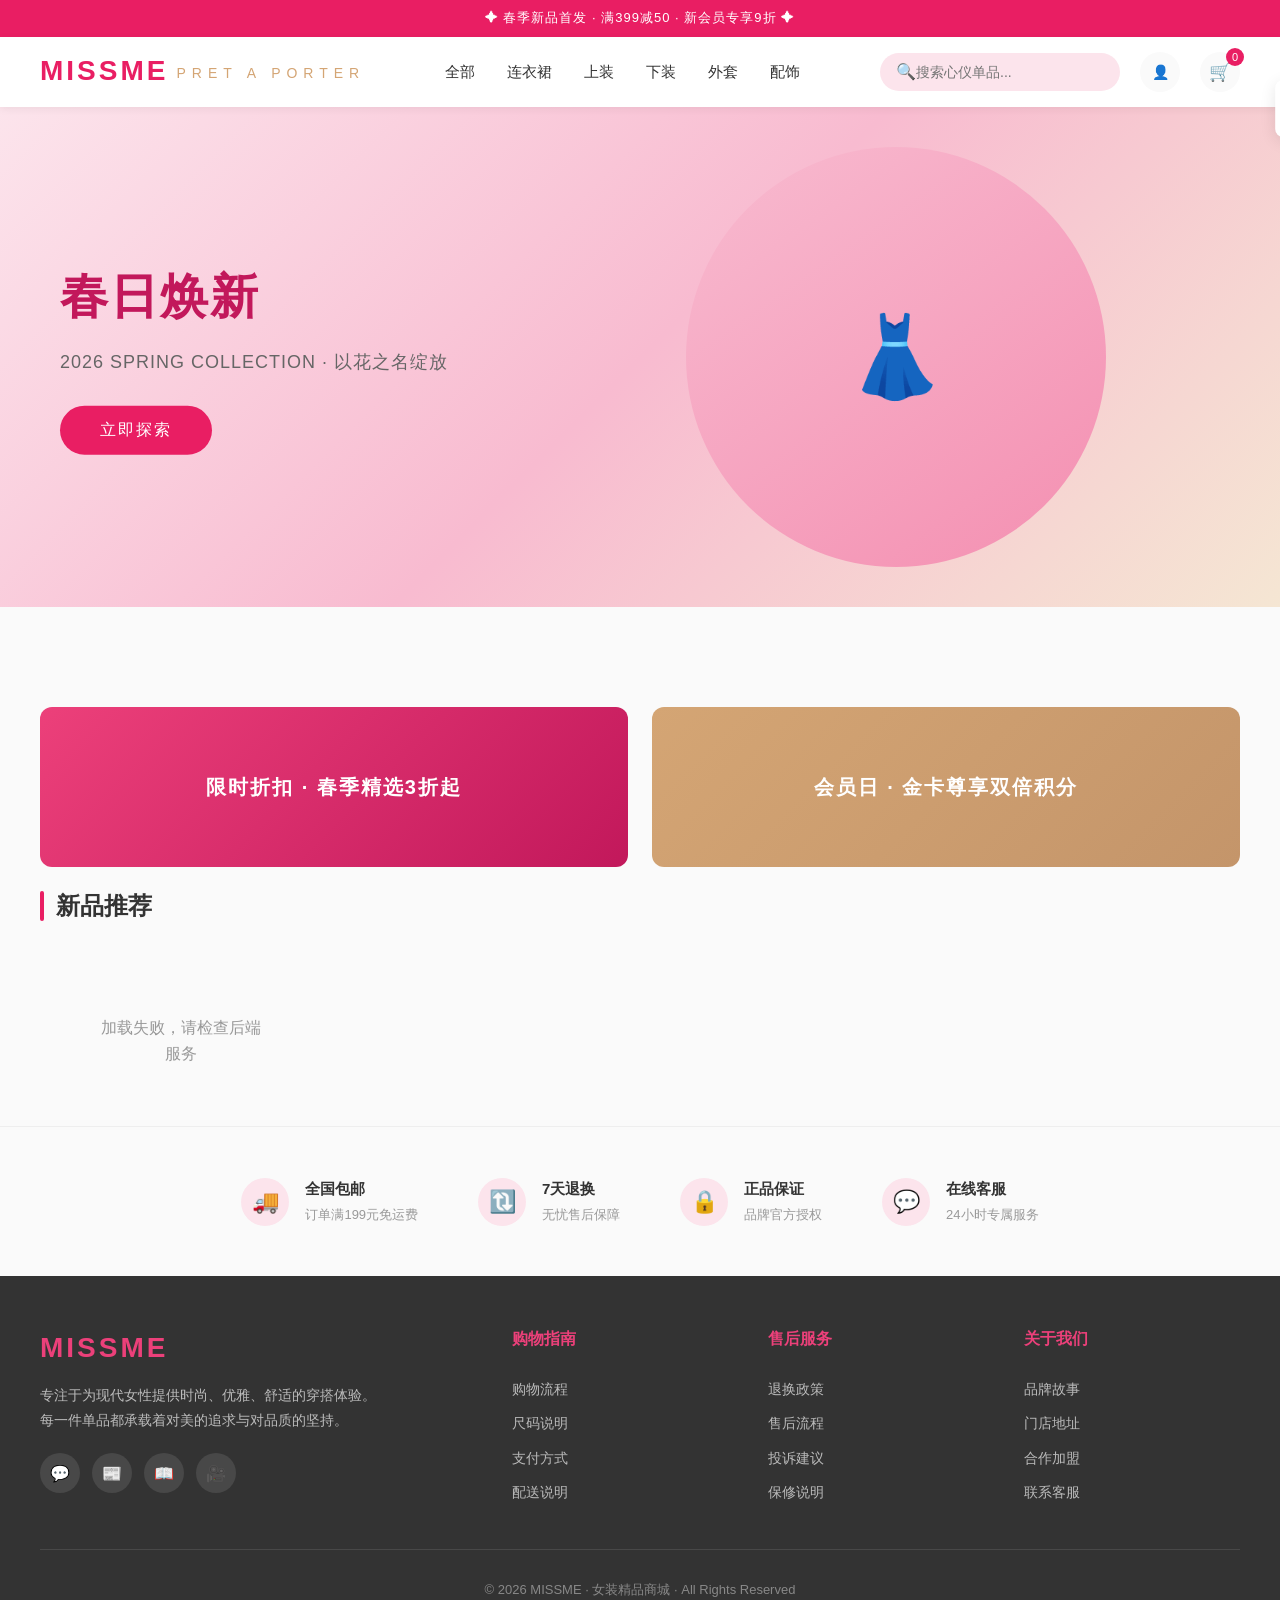
<file: Fashion_market/frontend/index.html>
<!DOCTYPE html>
<html lang="zh-CN">
<head>
    <meta charset="UTF-8">
    <meta name="viewport" content="width=device-width, initial-scale=1.0">
    <title>MISSME · 女装精品商城</title>
    <link rel="stylesheet" href="css/base.css">
    <link rel="stylesheet" href="css/navbar.css">
    <link rel="stylesheet" href="css/hero.css">
    <link rel="stylesheet" href="css/product.css">
    <link rel="stylesheet" href="css/footer.css">
</head>
<body>

<div class="announcement">✦ 春季新品首发 · 满399减50 · 新会员专享9折 ✦</div>

<nav class="navbar">
    <div class="nav-logo">MISSME<span>PRET A PORTER</span></div>
    <ul class="nav-links">
        <li><a href="index.html">全部</a></li>
        <li><a href="#" onclick="filterByCategory(1)">连衣裙</a></li>
        <li><a href="#" onclick="filterByCategory(2)">上装</a></li>
        <li><a href="#" onclick="filterByCategory(3)">下装</a></li>
        <li><a href="#" onclick="filterByCategory(4)">外套</a></li>
        <li><a href="#" onclick="filterByCategory(5)">配饰</a></li>
    </ul>
    <div class="nav-actions">
        <div class="nav-search">
            <span class="search-icon">&#128269;</span>
            <input type="text" placeholder="搜索心仪单品..." id="searchInput">
        </div>
        <button class="nav-icon-btn" id="userBtn" title="登录/注册">&#128100;</button>
        <button class="nav-icon-btn cart-badge" id="cartBtn">
            &#128722;
            <span class="badge" id="cartCount">0</span>
        </button>
    </div>
</nav>

<section class="hero">
    <div class="hero-content">
        <h1>春日焕新</h1>
        <p>2026 SPRING COLLECTION · 以花之名绽放</p>
        <button class="btn-primary" onclick="scrollToProducts()">立即探索</button>
    </div>
    <div class="hero-decor">
        <div class="hero-image-placeholder">&#128087;</div>
    </div>
</section>

<div class="categories" id="categoryNav"></div>

<div class="page-wrapper">
    <div class="banner-strip">
        <div class="banner-card">限时折扣 · 春季精选3折起</div>
        <div class="banner-card">会员日 · 金卡尊享双倍积分</div>
    </div>
</div>

<section class="page-wrapper" id="productsSection">
    <div class="section-header">
        <h2 class="section-title">新品推荐</h2>
        <div class="section-tabs" id="sectionTabs"></div>
    </div>
    <div class="product-grid" id="productGrid"></div>
</section>

<div class="features">
    <div class="feature-item">
        <div class="feature-icon">&#128666;</div>
        <div class="feature-text"><h4>全国包邮</h4><p>订单满199元免运费</p></div>
    </div>
    <div class="feature-item">
        <div class="feature-icon">&#128259;</div>
        <div class="feature-text"><h4>7天退换</h4><p>无忧售后保障</p></div>
    </div>
    <div class="feature-item">
        <div class="feature-icon">&#128274;</div>
        <div class="feature-text"><h4>正品保证</h4><p>品牌官方授权</p></div>
    </div>
    <div class="feature-item">
        <div class="feature-icon">&#128172;</div>
        <div class="feature-text"><h4>在线客服</h4><p>24小时专属服务</p></div>
    </div>
</div>

<footer class="footer">
    <div class="footer-inner">
        <div class="footer-brand">
            <div class="footer-logo">MISSME</div>
            <p>专注于为现代女性提供时尚、优雅、舒适的穿搭体验。<br>每一件单品都承载着对美的追求与对品质的坚持。</p>
            <div class="footer-social">
                <a href="#" title="微信">&#128172;</a>
                <a href="#" title="微博">&#128240;</a>
                <a href="#" title="小红书">&#128214;</a>
                <a href="#" title="抖音">&#127909;</a>
            </div>
        </div>
        <div class="footer-col"><h4>购物指南</h4><ul><li>购物流程</li><li>尺码说明</li><li>支付方式</li><li>配送说明</li></ul></div>
        <div class="footer-col"><h4>售后服务</h4><ul><li>退换政策</li><li>售后流程</li><li>投诉建议</li><li>保修说明</li></ul></div>
        <div class="footer-col"><h4>关于我们</h4><ul><li>品牌故事</li><li>门店地址</li><li>合作加盟</li><li>联系客服</li></ul></div>
    </div>
    <div class="footer-bottom">© 2026 MISSME · 女装精品商城 · All Rights Reserved</div>
</footer>

<div class="toast" id="toast">
    <span class="toast-icon">&#10003;</span>
    <span id="toastMsg"></span>
</div>

<script src="js/api.js"></script>
<script src="js/state.js"></script>
<script src="js/toast.js"></script>
<script src="js/navbar.js"></script>
<script src="js/product.js"></script>
<script>
    State.init();
    initNavbar();
    loadCategories();
    renderProducts();
</script>
</body>
</html>
</file>
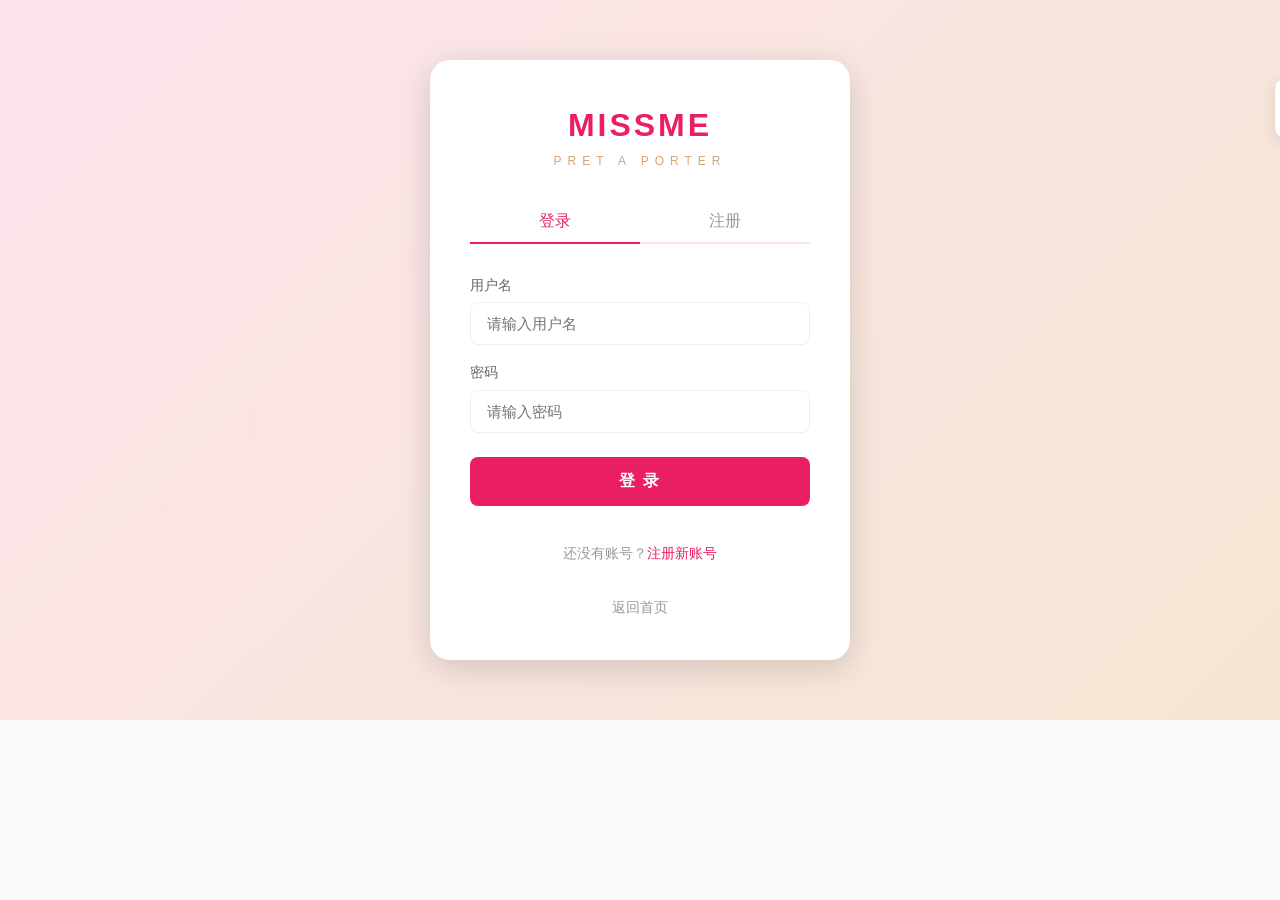
<file: Fashion_market/frontend/login.html>
<!DOCTYPE html>
<html lang="zh-CN">
<head>
    <meta charset="UTF-8">
    <meta name="viewport" content="width=device-width, initial-scale=1.0">
    <title>登录 - MISSME</title>
    <link rel="stylesheet" href="css/base.css">
    <link rel="stylesheet" href="css/auth.css">
</head>
<body>

<div class="auth-page">
    <div class="auth-card">
        <div class="auth-logo">
            <div class="logo-text">MISSME</div>
            <div class="logo-sub">PRET A PORTER</div>
        </div>

        <div class="auth-tabs">
            <button class="auth-tab active" data-mode="login" onclick="switchAuth('login')">登录</button>
            <button class="auth-tab" data-mode="register" onclick="switchAuth('register')">注册</button>
        </div>

        <div class="auth-form">
            <div class="auth-field">
                <label>用户名</label>
                <input type="text" id="username" placeholder="请输入用户名">
                <div class="field-error"></div>
            </div>

            <div id="registerFields" style="display:none">
                <div class="auth-field">
                    <label>邮箱</label>
                    <input type="email" id="email" placeholder="请输入邮箱">
                    <div class="field-error"></div>
                </div>
            </div>

            <div class="auth-field">
                <label>密码</label>
                <input type="password" id="password" placeholder="请输入密码">
                <div class="field-error"></div>
            </div>

            <button class="auth-submit" id="authSubmitBtn" onclick="handleAuth()">登 录</button>
            <div class="auth-error" id="authError"></div>
            <div class="auth-switch" id="authSwitch">
                还没有账号？<a href="#" onclick="switchAuth('register'); return false;">注册新账号</a>
            </div>
        </div>

        <div style="text-align:center;margin-top:30px">
            <a href="index.html" style="color:var(--text-light);font-size:14px">返回首页</a>
        </div>
    </div>
</div>

<div class="toast" id="toast">
    <span class="toast-icon">&#10003;</span>
    <span id="toastMsg"></span>
</div>

<script src="js/api.js"></script>
<script src="js/state.js"></script>
<script src="js/toast.js"></script>
<script src="js/auth.js"></script>
<script>
    // If already logged in, redirect to home
    const token = localStorage.getItem("token");
    if (token) {
        window.location.href = "index.html";
    }
</script>
</body>
</html>
</file>
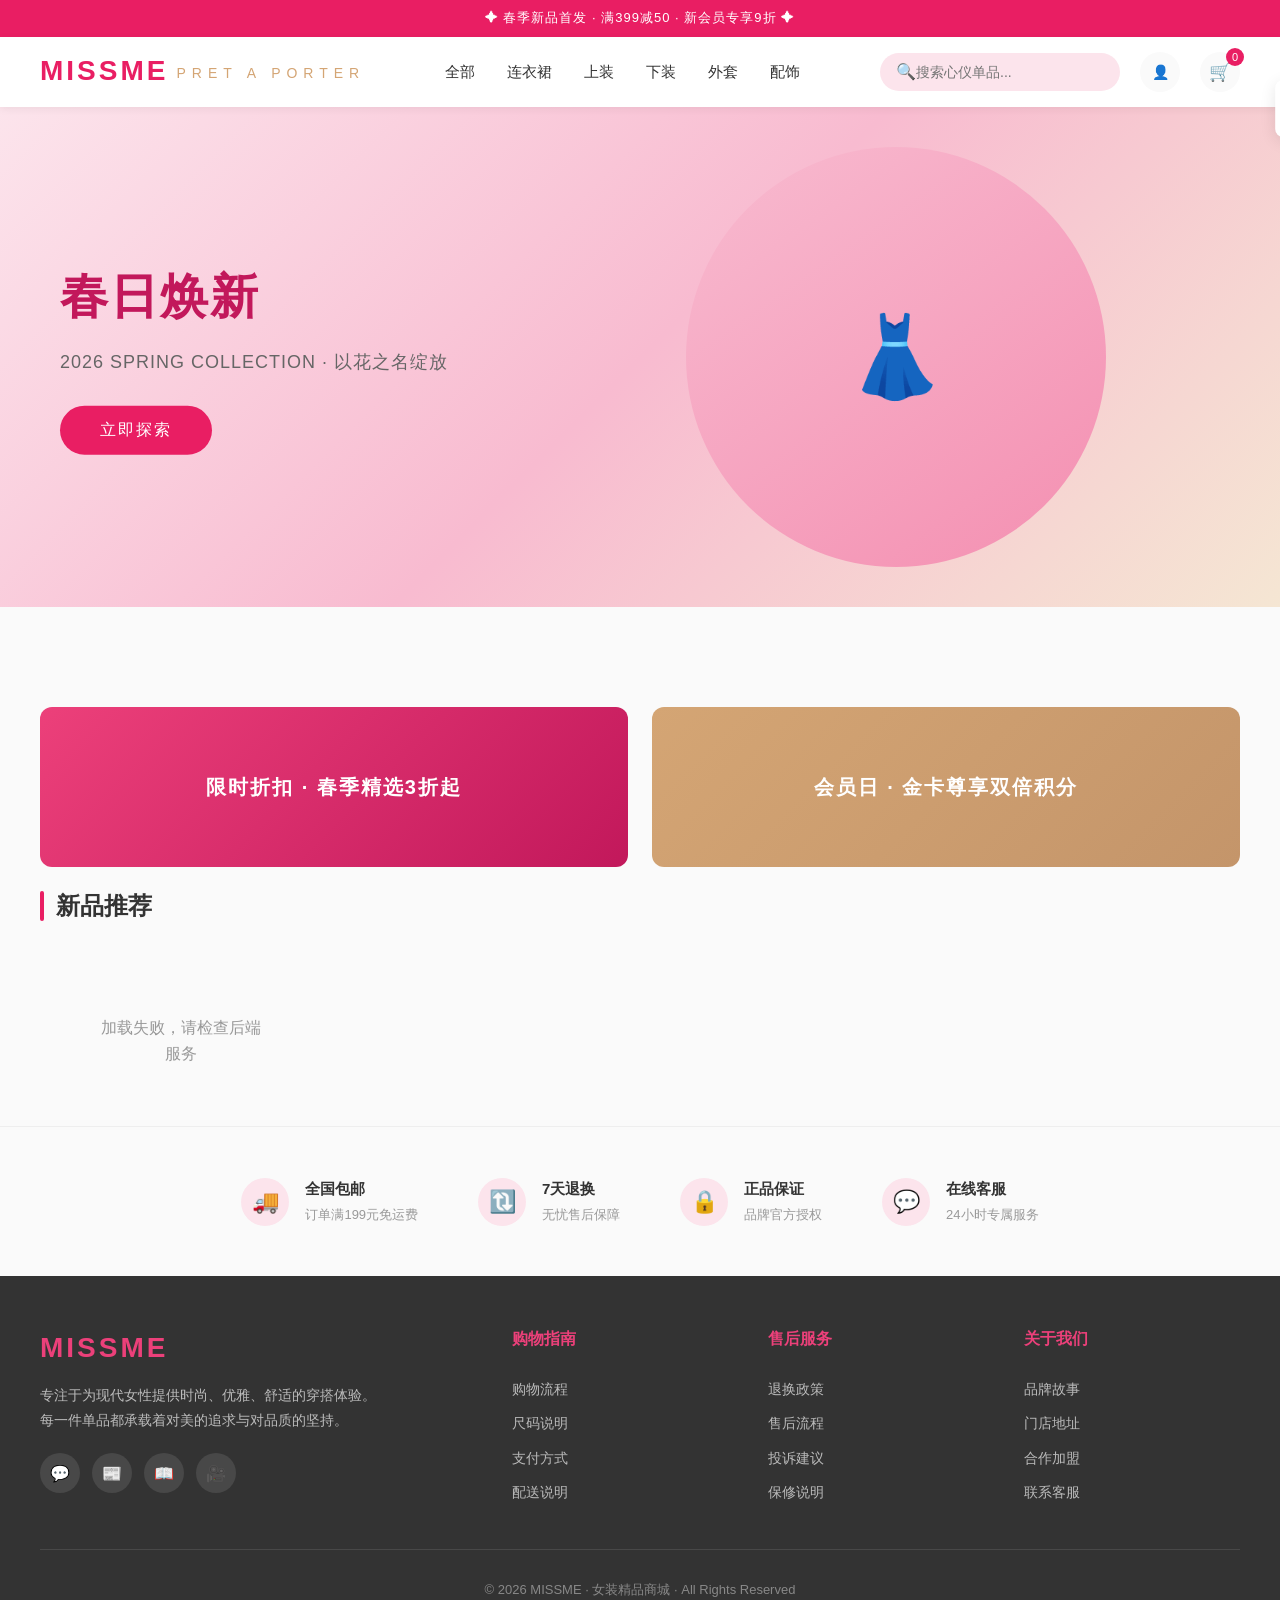
<file: Fashion_market/frontend/product.html>
<!DOCTYPE html>
<html lang="zh-CN">
<head>
    <meta charset="UTF-8">
    <meta name="viewport" content="width=device-width, initial-scale=1.0">
    <title>商品详情 - MISSME</title>
    <link rel="stylesheet" href="css/base.css">
    <link rel="stylesheet" href="css/navbar.css">
    <link rel="stylesheet" href="css/product.css">
    <link rel="stylesheet" href="css/footer.css">
</head>
<body>

<div class="announcement">✦ 春季新品首发 · 满399减50 · 新会员专享9折 ✦</div>

<nav class="navbar">
    <div class="nav-logo">MISSME<span>PRET A PORTER</span></div>
    <ul class="nav-links">
        <li><a href="index.html">全部</a></li>
        <li><a href="index.html">连衣裙</a></li>
        <li><a href="index.html">上装</a></li>
        <li><a href="index.html">下装</a></li>
        <li><a href="index.html">外套</a></li>
        <li><a href="index.html">配饰</a></li>
    </ul>
    <div class="nav-actions">
        <div class="nav-search">
            <span class="search-icon">&#128269;</span>
            <input type="text" placeholder="搜索心仪单品..." id="searchInput">
        </div>
        <button class="nav-icon-btn" id="userBtn" title="登录/注册">&#128100;</button>
        <button class="nav-icon-btn cart-badge" id="cartBtn">
            &#128722;
            <span class="badge" id="cartCount">0</span>
        </button>
    </div>
</nav>

<div class="detail-container" id="detailContainer">
    <div class="detail-img" id="detailImg">&#128087;</div>
    <div class="detail-info">
        <div class="detail-brand" id="detailBrand">MISSME</div>
        <h1 class="detail-name" id="detailName">加载中...</h1>
        <div class="detail-price">
            <span class="current" id="detailPrice">¥--</span>
            <span class="original" id="detailOriginal">¥--</span>
        </div>
        <div class="detail-category" id="detailCategory"></div>
        <div class="detail-stock" id="detailStock"></div>
        <p class="detail-desc" id="detailDesc"></p>
        <div class="detail-actions">
            <button class="btn-primary" onclick="handleDetailAddToCart()">加入购物车</button>
            <button class="btn-outline" onclick="window.location.href='index.html'">返回首页</button>
        </div>
    </div>
</div>

<footer class="footer">
    <div class="footer-inner">
        <div class="footer-brand">
            <div class="footer-logo">MISSME</div>
            <p>专注于为现代女性提供时尚、优雅、舒适的穿搭体验。</p>
        </div>
        <div class="footer-col"><h4>购物指南</h4><ul><li>购物流程</li><li>尺码说明</li><li>支付方式</li></ul></div>
        <div class="footer-col"><h4>售后服务</h4><ul><li>退换政策</li><li>售后流程</li><li>投诉建议</li></ul></div>
        <div class="footer-col"><h4>关于我们</h4><ul><li>品牌故事</li><li>门店地址</li><li>联系客服</li></ul></div>
    </div>
    <div class="footer-bottom">© 2026 MISSME · 女装精品商城 · All Rights Reserved</div>
</footer>

<div class="toast" id="toast">
    <span class="toast-icon">&#10003;</span>
    <span id="toastMsg"></span>
</div>

<script src="js/api.js"></script>
<script src="js/state.js"></script>
<script src="js/toast.js"></script>
<script src="js/navbar.js"></script>
<script>
    let currentProductId = null;

    async function loadProductDetail() {
        const params = new URLSearchParams(window.location.search);
        const id = params.get("id");
        if (!id) {
            window.location.href = "index.html";
            return;
        }
        currentProductId = parseInt(id);

        try {
            const product = await API.getProduct(id);
            document.getElementById("detailImg").textContent = getProductIcon(product.category_id);
            document.getElementById("detailBrand").textContent = product.brand;
            document.getElementById("detailName").textContent = product.name;
            document.getElementById("detailPrice").textContent = `¥${product.price}`;
            document.getElementById("detailOriginal").textContent = `¥${product.original_price}`;
            document.getElementById("detailCategory").textContent = product.category_name ? `分类：${product.category_name}` : "";
            document.getElementById("detailStock").textContent = `库存：${product.stock}件`;
            document.getElementById("detailDesc").textContent = product.description || "";
            document.title = `${product.name} - MISSME`;
        } catch (e) {
            showToast("商品不存在");
            setTimeout(() => window.location.href = "index.html", 1500);
        }
    }

    async function handleDetailAddToCart() {
        if (!State.isLoggedIn()) {
            showToast("请先登录");
            setTimeout(() => window.location.href = "login.html", 1500);
            return;
        }
        try {
            await API.addToCart(currentProductId);
            showToast("已加入购物车");
            State.updateCartBadge();
        } catch (e) {
            showToast(e.message || "添加失败");
        }
    }

    State.init();
    initNavbar();
    loadProductDetail();
</script>
</body>
</html>
</file>
<file: Fashion_market/frontend/css/base.css>
:root {
    --pink-100: #fce4ec;
    --pink-200: #f8bbd0;
    --pink-300: #f48fb1;
    --pink-400: #ec407a;
    --pink-500: #e91e63;
    --pink-600: #c2185b;
    --gold: #d4a574;
    --gold-light: #f5e6d3;
    --text-primary: #333333;
    --text-secondary: #666666;
    --text-light: #999999;
    --bg-white: #ffffff;
    --bg-light: #fafafa;
    --shadow-sm: 0 2px 8px rgba(0,0,0,0.06);
    --shadow-md: 0 4px 16px rgba(0,0,0,0.1);
    --shadow-lg: 0 8px 32px rgba(0,0,0,0.15);
    --radius-sm: 8px;
    --radius-md: 12px;
    --radius-lg: 20px;
    --transition: all 0.3s ease;
}

* { margin: 0; padding: 0; box-sizing: border-box; }
body {
    font-family: 'PingFang SC', 'Microsoft YaHei', -apple-system, sans-serif;
    color: var(--text-primary);
    background: var(--bg-light);
    line-height: 1.6;
}
a { text-decoration: none; color: inherit; }
button { cursor: pointer; }
input { outline: none; }

.page-wrapper {
    max-width: 1400px;
    margin: 0 auto;
    padding: 0 40px;
}

.announcement {
    background: var(--pink-500);
    color: white;
    text-align: center;
    padding: 8px 0;
    font-size: 13px;
    letter-spacing: 1px;
}

.btn-primary {
    display: inline-block;
    padding: 14px 40px;
    background: var(--pink-500);
    color: white;
    border-radius: 30px;
    font-size: 16px;
    letter-spacing: 2px;
    transition: var(--transition);
    border: none;
    cursor: pointer;
}
.btn-primary:hover {
    background: var(--pink-600);
    transform: translateY(-2px);
    box-shadow: var(--shadow-md);
}

.btn-outline {
    padding: 10px 20px;
    background: var(--bg-light);
    color: var(--text-primary);
    border: 1px solid #eee;
    border-radius: var(--radius-sm);
    font-size: 14px;
    transition: var(--transition);
}
.btn-outline:hover {
    border-color: var(--pink-300);
    color: var(--pink-500);
}

/* Toast */
.toast {
    position: fixed;
    top: 80px;
    right: 20px;
    background: var(--bg-white);
    border-radius: var(--radius-sm);
    padding: 14px 24px;
    box-shadow: var(--shadow-md);
    display: flex;
    align-items: center;
    gap: 10px;
    z-index: 300;
    transform: translateX(120%);
    transition: transform 0.4s ease;
    font-size: 14px;
}
.toast.show { transform: translateX(0); }
.toast-icon { color: var(--pink-500); font-size: 18px; }

/* Responsive */
@media (max-width: 1024px) {
    .page-wrapper { padding: 0 20px; }
}
@media (max-width: 768px) {
    .page-wrapper { padding: 0 16px; }
}
</file>
<file: Fashion_market/frontend/css/navbar.css>
.navbar {
    background: var(--bg-white);
    display: flex;
    align-items: center;
    justify-content: space-between;
    padding: 0 40px;
    height: 70px;
    position: sticky;
    top: 0;
    z-index: 100;
    box-shadow: var(--shadow-sm);
}

.nav-logo {
    font-size: 28px;
    font-weight: 700;
    letter-spacing: 3px;
    color: var(--pink-500);
}
.nav-logo span {
    color: var(--gold);
    font-size: 14px;
    font-weight: 400;
    letter-spacing: 6px;
    margin-left: 8px;
    vertical-align: middle;
}

.nav-links {
    display: flex;
    gap: 32px;
    list-style: none;
}
.nav-links a {
    font-size: 15px;
    color: var(--text-primary);
    padding: 4px 0;
    position: relative;
    transition: var(--transition);
}
.nav-links a::after {
    content: '';
    position: absolute;
    bottom: 0;
    left: 0;
    width: 0;
    height: 2px;
    background: var(--pink-500);
    transition: width 0.3s ease;
}
.nav-links a:hover { color: var(--pink-500); }
.nav-links a:hover::after { width: 100%; }

.nav-actions {
    display: flex;
    align-items: center;
    gap: 20px;
}
.nav-search {
    display: flex;
    align-items: center;
    background: var(--pink-100);
    border-radius: 24px;
    padding: 6px 16px;
    width: 240px;
    transition: var(--transition);
}
.nav-search:focus-within {
    background: var(--bg-white);
    box-shadow: 0 0 0 2px var(--pink-300);
    width: 280px;
}
.nav-search input {
    border: none;
    background: transparent;
    font-size: 14px;
    width: 100%;
    color: var(--text-primary);
}
.nav-search .search-icon { color: var(--pink-400); font-size: 16px; }

.nav-icon-btn {
    width: 40px;
    height: 40px;
    border-radius: 50%;
    background: var(--bg-light);
    display: flex;
    align-items: center;
    justify-content: center;
    transition: var(--transition);
    border: none;
    font-size: 18px;
    color: var(--text-primary);
}
.nav-icon-btn:hover {
    background: var(--pink-100);
    color: var(--pink-500);
}
.cart-badge { position: relative; }
.cart-badge .badge {
    position: absolute;
    top: -4px;
    right: -4px;
    background: var(--pink-500);
    color: white;
    font-size: 11px;
    width: 18px;
    height: 18px;
    border-radius: 50%;
    display: flex;
    align-items: center;
    justify-content: center;
}

@media (max-width: 768px) {
    .navbar { padding: 0 16px; }
    .nav-links { display: none; }
    .nav-search { width: 140px; }
}
</file>
<file: Fashion_market/frontend/css/hero.css>
.hero {
    position: relative;
    height: 500px;
    overflow: hidden;
    background: linear-gradient(135deg, var(--pink-100) 0%, var(--pink-200) 50%, var(--gold-light) 100%);
}
.hero-content {
    position: absolute;
    top: 50%;
    left: 60px;
    transform: translateY(-50%);
    z-index: 2;
}
.hero-content h1 {
    font-size: 48px;
    font-weight: 700;
    color: var(--pink-600);
    margin-bottom: 12px;
    letter-spacing: 2px;
}
.hero-content p {
    font-size: 18px;
    color: var(--text-secondary);
    margin-bottom: 30px;
    letter-spacing: 1px;
}
.hero-decor {
    position: absolute;
    right: 0;
    top: 0;
    width: 60%;
    height: 100%;
    display: flex;
    align-items: center;
    justify-content: center;
}
.hero-image-placeholder {
    width: 420px;
    height: 420px;
    border-radius: 50%;
    background: linear-gradient(145deg, var(--pink-200), var(--pink-300));
    display: flex;
    align-items: center;
    justify-content: center;
    font-size: 80px;
    color: var(--pink-400);
    animation: float 4s ease-in-out infinite;
}
@keyframes float {
    0%, 100% { transform: translateY(0); }
    50% { transform: translateY(-20px); }
}

@media (max-width: 1024px) {
    .hero { height: 400px; }
    .hero-content h1 { font-size: 36px; }
    .hero-image-placeholder { width: 320px; height: 320px; }
}
@media (max-width: 768px) {
    .hero-content { left: 30px; }
    .hero-content h1 { font-size: 28px; }
    .hero-content p { font-size: 14px; }
    .hero-image-placeholder { width: 200px; height: 200px; font-size: 40px; }
}
@media (max-width: 480px) {
    .hero { height: 300px; }
    .hero-decor { display: none; }
}
</file>
<file: Fashion_market/frontend/css/product.css>
.categories {
    display: flex;
    justify-content: center;
    gap: 24px;
    padding: 40px 20px;
    flex-wrap: wrap;
}
.category-item {
    display: flex;
    flex-direction: column;
    align-items: center;
    gap: 10px;
    cursor: pointer;
    transition: var(--transition);
    padding: 16px;
    border-radius: var(--radius-md);
}
.category-item:hover {
    background: var(--pink-100);
    transform: translateY(-4px);
}
.category-icon {
    width: 64px;
    height: 64px;
    border-radius: 50%;
    background: var(--pink-100);
    display: flex;
    align-items: center;
    justify-content: center;
    font-size: 28px;
    transition: var(--transition);
}
.category-item:hover .category-icon {
    background: var(--pink-500);
    color: white;
}
.category-name {
    font-size: 14px;
    color: var(--text-primary);
    font-weight: 500;
}

.section-header {
    display: flex;
    align-items: center;
    justify-content: space-between;
    margin-bottom: 30px;
}
.section-title {
    font-size: 24px;
    font-weight: 600;
    color: var(--text-primary);
    position: relative;
    padding-left: 16px;
}
.section-title::before {
    content: '';
    position: absolute;
    left: 0;
    top: 4px;
    bottom: 4px;
    width: 4px;
    background: var(--pink-500);
    border-radius: 2px;
}
.section-tabs {
    display: flex;
    gap: 16px;
}
.section-tab {
    padding: 6px 20px;
    border-radius: 20px;
    font-size: 14px;
    cursor: pointer;
    transition: var(--transition);
    border: 1px solid var(--pink-200);
    color: var(--text-secondary);
    background: transparent;
}
.section-tab:hover,
.section-tab.active {
    background: var(--pink-500);
    color: white;
    border-color: var(--pink-500);
}

.product-grid {
    display: grid;
    grid-template-columns: repeat(auto-fill, minmax(280px, 1fr));
    gap: 24px;
}
.product-card {
    background: var(--bg-white);
    border-radius: var(--radius-md);
    overflow: hidden;
    transition: var(--transition);
    cursor: pointer;
    position: relative;
}
.product-card:hover {
    transform: translateY(-6px);
    box-shadow: var(--shadow-lg);
}
.product-img {
    height: 320px;
    background: var(--pink-100);
    display: flex;
    align-items: center;
    justify-content: center;
    font-size: 64px;
    color: var(--pink-300);
    position: relative;
    overflow: hidden;
}
.product-tag {
    position: absolute;
    top: 12px;
    left: 12px;
    background: var(--pink-500);
    color: white;
    padding: 4px 12px;
    border-radius: 4px;
    font-size: 12px;
}
.product-tag.new { background: var(--pink-500); }
.product-tag.hot { background: #ff6b35; }
.product-tag.sale { background: var(--gold); color: white; }
.product-wishlist {
    position: absolute;
    top: 12px;
    right: 12px;
    width: 36px;
    height: 36px;
    border-radius: 50%;
    background: rgba(255,255,255,0.9);
    display: flex;
    align-items: center;
    justify-content: center;
    font-size: 16px;
    transition: var(--transition);
    border: none;
    color: var(--text-light);
}
.product-wishlist:hover,
.product-wishlist.liked {
    color: var(--pink-500);
    background: var(--pink-100);
}
.product-info {
    padding: 16px 20px 20px;
}
.product-brand {
    font-size: 12px;
    color: var(--text-light);
    letter-spacing: 1px;
    margin-bottom: 6px;
}
.product-name {
    font-size: 15px;
    color: var(--text-primary);
    font-weight: 500;
    margin-bottom: 10px;
    line-height: 1.4;
}
.product-price {
    display: flex;
    align-items: baseline;
    gap: 8px;
}
.price-current {
    font-size: 20px;
    font-weight: 600;
    color: var(--pink-500);
}
.price-original {
    font-size: 14px;
    color: var(--text-light);
    text-decoration: line-through;
}
.product-actions {
    display: flex;
    gap: 10px;
    margin-top: 14px;
}
.btn-add-cart {
    flex: 1;
    padding: 10px;
    background: var(--pink-500);
    color: white;
    border: none;
    border-radius: var(--radius-sm);
    font-size: 14px;
    transition: var(--transition);
}
.btn-add-cart:hover { background: var(--pink-600); }

.banner-strip {
    margin: 20px auto;
    display: grid;
    grid-template-columns: 1fr 1fr;
    gap: 24px;
}
.banner-card {
    height: 160px;
    border-radius: var(--radius-md);
    display: flex;
    align-items: center;
    justify-content: center;
    font-size: 20px;
    font-weight: 600;
    color: white;
    letter-spacing: 2px;
    cursor: pointer;
    transition: var(--transition);
}
.banner-card:hover {
    transform: scale(1.02);
    box-shadow: var(--shadow-md);
}
.banner-card:first-child {
    background: linear-gradient(135deg, var(--pink-400), var(--pink-600));
}
.banner-card:last-child {
    background: linear-gradient(135deg, var(--gold), #c4956a);
}

/* Product Detail Page */
.detail-container {
    display: grid;
    grid-template-columns: 1fr 1fr;
    gap: 60px;
    padding: 40px;
    max-width: 1200px;
    margin: 0 auto;
}
.detail-img {
    height: 500px;
    background: var(--pink-100);
    display: flex;
    align-items: center;
    justify-content: center;
    font-size: 120px;
    color: var(--pink-300);
    border-radius: var(--radius-md);
}
.detail-info { padding-top: 20px; }
.detail-brand { font-size: 13px; color: var(--text-light); letter-spacing: 2px; margin-bottom: 10px; }
.detail-name { font-size: 26px; font-weight: 600; margin-bottom: 20px; line-height: 1.3; }
.detail-price { margin-bottom: 20px; }
.detail-price .current { font-size: 28px; font-weight: 700; color: var(--pink-500); }
.detail-price .original { font-size: 16px; color: var(--text-light); text-decoration: line-through; margin-left: 12px; }
.detail-desc { font-size: 15px; color: var(--text-secondary); line-height: 1.8; margin-bottom: 30px; }
.detail-category { font-size: 14px; color: var(--text-light); margin-bottom: 8px; }
.detail-stock { font-size: 14px; color: var(--text-light); margin-bottom: 30px; }
.detail-actions { display: flex; gap: 16px; }
.detail-actions .btn-primary { padding: 14px 60px; }

@media (max-width: 768px) {
    .detail-container { grid-template-columns: 1fr; gap: 30px; padding: 20px; }
    .detail-img { height: 300px; font-size: 80px; }
    .banner-strip { grid-template-columns: 1fr; }
    .product-grid { grid-template-columns: repeat(2, 1fr); gap: 12px; }
    .product-img { height: 200px; font-size: 40px; }
}
@media (max-width: 480px) {
    .product-actions { flex-direction: column; gap: 6px; }
}
</file>
<file: Fashion_market/frontend/css/footer.css>
.footer {
    background: var(--text-primary);
    color: white;
    padding: 50px 40px 30px;
}
.footer-inner {
    max-width: 1400px;
    margin: 0 auto;
    display: grid;
    grid-template-columns: 2fr 1fr 1fr 1fr;
    gap: 40px;
}
.footer-brand .footer-logo {
    font-size: 28px;
    font-weight: 700;
    letter-spacing: 3px;
    color: var(--pink-400);
    margin-bottom: 12px;
}
.footer-brand p {
    font-size: 14px;
    color: #bbb;
    line-height: 1.8;
}
.footer-social {
    display: flex;
    gap: 12px;
    margin-top: 20px;
}
.footer-social a {
    width: 40px;
    height: 40px;
    border-radius: 50%;
    background: rgba(255,255,255,0.1);
    display: flex;
    align-items: center;
    justify-content: center;
    transition: var(--transition);
    font-size: 16px;
}
.footer-social a:hover { background: var(--pink-500); }
.footer-col h4 {
    font-size: 16px;
    margin-bottom: 20px;
    color: var(--pink-400);
}
.footer-col ul { list-style: none; }
.footer-col li {
    padding: 6px 0;
    font-size: 14px;
    color: #bbb;
    cursor: pointer;
    transition: var(--transition);
}
.footer-col li:hover { color: var(--pink-400); }
.footer-bottom {
    max-width: 1400px;
    margin: 0 auto;
    text-align: center;
    padding-top: 30px;
    border-top: 1px solid rgba(255,255,255,0.1);
    font-size: 13px;
    color: #888;
    margin-top: 40px;
}

.features {
    display: flex;
    justify-content: center;
    gap: 60px;
    padding: 50px 40px;
    max-width: 1400px;
    margin: 0 auto;
    border-top: 1px solid #eee;
}
.feature-item {
    display: flex;
    align-items: center;
    gap: 16px;
}
.feature-icon {
    width: 48px;
    height: 48px;
    border-radius: 50%;
    background: var(--pink-100);
    display: flex;
    align-items: center;
    justify-content: center;
    font-size: 22px;
    color: var(--pink-500);
}
.feature-text h4 { font-size: 15px; font-weight: 600; margin-bottom: 4px; }
.feature-text p { font-size: 13px; color: var(--text-light); }

@media (max-width: 768px) {
    .footer-inner { grid-template-columns: 1fr 1fr; }
    .features { flex-wrap: wrap; gap: 30px; padding: 30px 20px; }
}
@media (max-width: 480px) {
    .footer-inner { grid-template-columns: 1fr; }
}
</file>
<file: Fashion_market/frontend/css/auth.css>
.auth-page {
    min-height: 80vh;
    display: flex;
    align-items: center;
    justify-content: center;
    background: linear-gradient(135deg, var(--pink-100), var(--gold-light));
}
.auth-card {
    width: 420px;
    background: var(--bg-white);
    border-radius: var(--radius-lg);
    padding: 40px;
    box-shadow: var(--shadow-lg);
}
.auth-logo {
    text-align: center;
    margin-bottom: 30px;
}
.auth-logo .logo-text {
    font-size: 32px;
    font-weight: 700;
    color: var(--pink-500);
    letter-spacing: 3px;
}
.auth-logo .logo-sub {
    font-size: 12px;
    color: var(--gold);
    letter-spacing: 6px;
}
.auth-tabs {
    display: flex;
    gap: 0;
    margin-bottom: 30px;
    border-bottom: 2px solid var(--pink-100);
}
.auth-tab {
    flex: 1;
    padding: 10px;
    text-align: center;
    font-size: 16px;
    color: var(--text-light);
    background: none;
    border: none;
    transition: var(--transition);
    cursor: pointer;
}
.auth-tab.active {
    color: var(--pink-500);
    border-bottom: 2px solid var(--pink-500);
    margin-bottom: -2px;
}
.auth-form { display: flex; flex-direction: column; gap: 16px; }
.auth-field label {
    display: block;
    font-size: 14px;
    color: var(--text-secondary);
    margin-bottom: 6px;
}
.auth-field input {
    width: 100%;
    padding: 12px 16px;
    border: 1px solid #eee;
    border-radius: var(--radius-sm);
    font-size: 15px;
    transition: var(--transition);
}
.auth-field input:focus {
    border-color: var(--pink-300);
    box-shadow: 0 0 0 3px var(--pink-100);
}
.auth-submit {
    padding: 14px;
    background: var(--pink-500);
    color: white;
    border: none;
    border-radius: var(--radius-sm);
    font-size: 16px;
    font-weight: 600;
    letter-spacing: 2px;
    transition: var(--transition);
    margin-top: 8px;
}
.auth-submit:hover { background: var(--pink-600); }
.auth-error {
    display: none;
    background: #fff5f7;
    border: 1px solid var(--pink-200);
    border-radius: var(--radius-sm);
    padding: 12px 16px;
    margin-top: 12px;
    font-size: 14px;
    color: var(--pink-500);
    text-align: center;
    line-height: 1.5;
}
.auth-error.show { display: block; }
.auth-error-icon { margin-right: 6px; }

.auth-field input.input-error {
    border-color: var(--pink-400);
    background: #fff5f7;
}
.auth-field .field-error {
    display: none;
    font-size: 12px;
    color: var(--pink-500);
    margin-top: 4px;
}
.auth-field .field-error.show { display: block; }
.auth-switch {
    text-align: center;
    font-size: 14px;
    color: var(--text-light);
    margin-top: 20px;
}
.auth-switch a {
    color: var(--pink-500);
    font-weight: 500;
}

@media (max-width: 480px) {
    .auth-card { width: 90%; padding: 30px 24px; }
}
</file>
